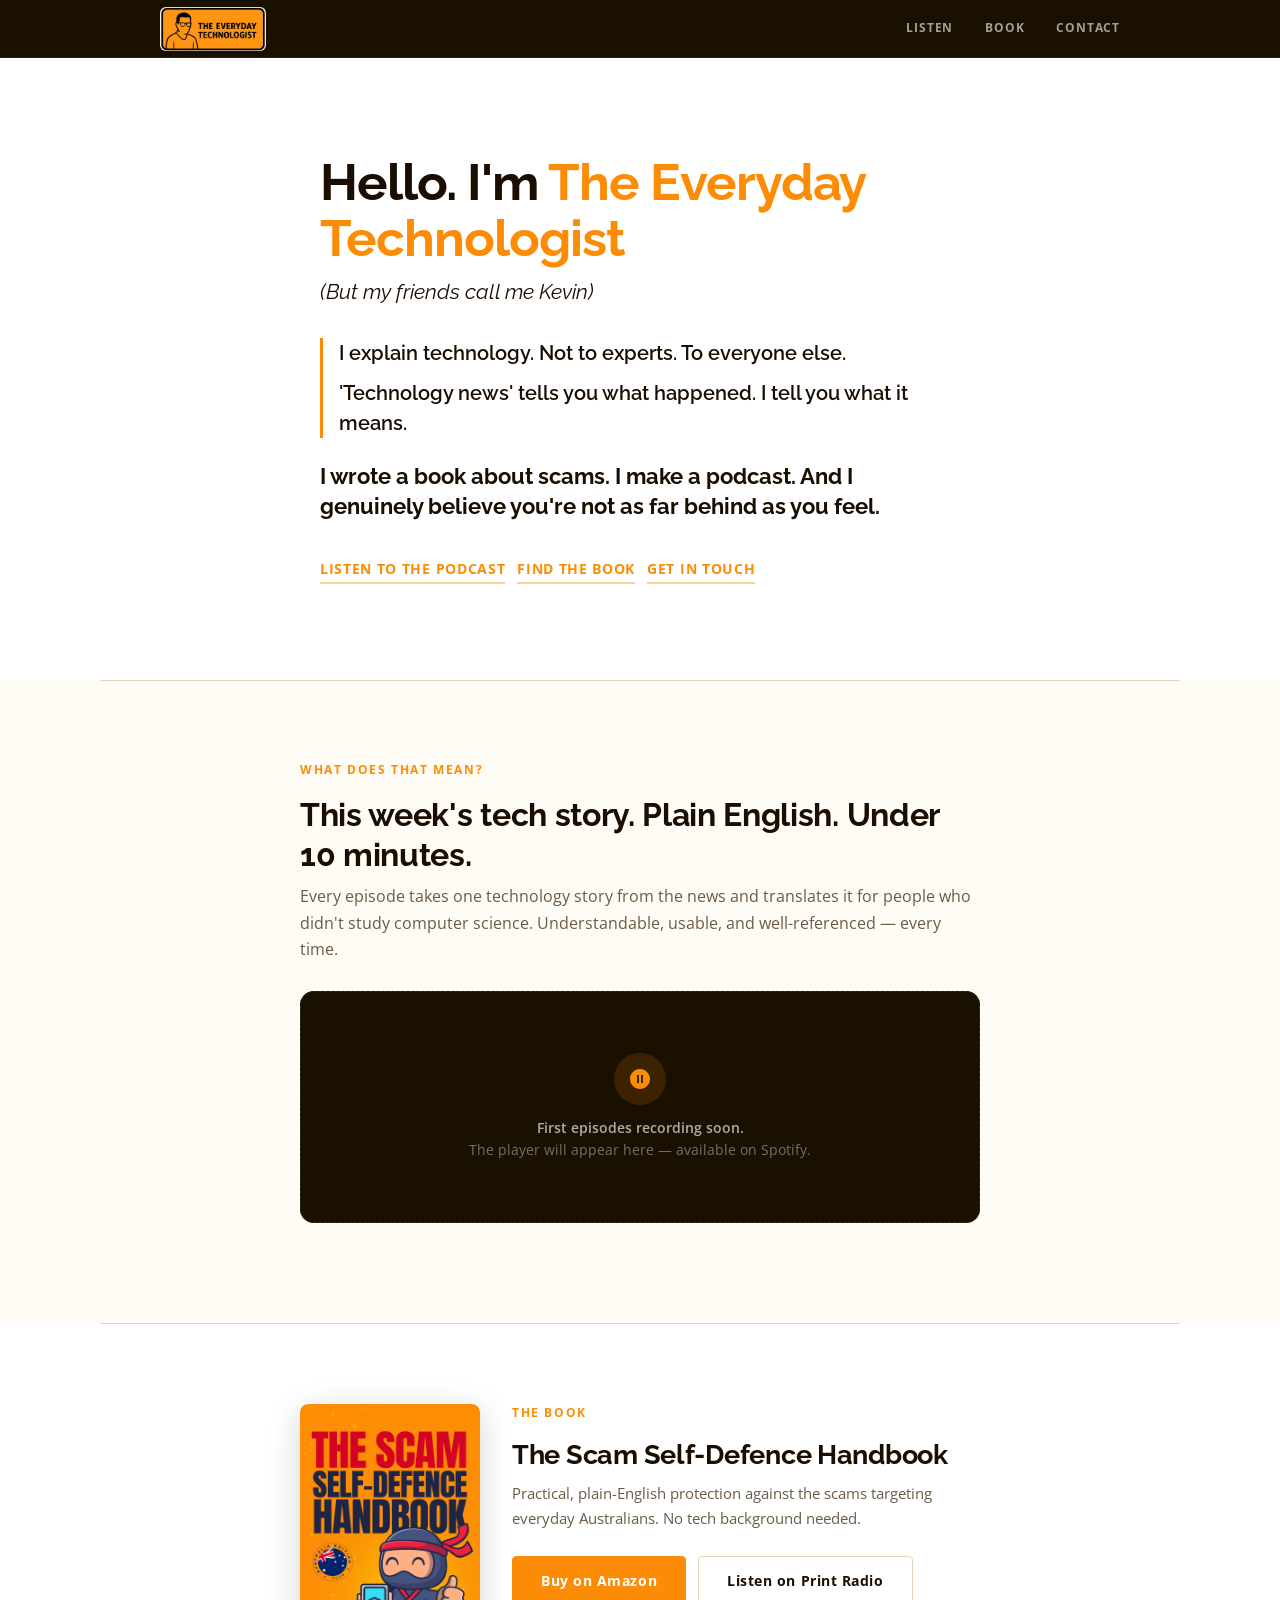
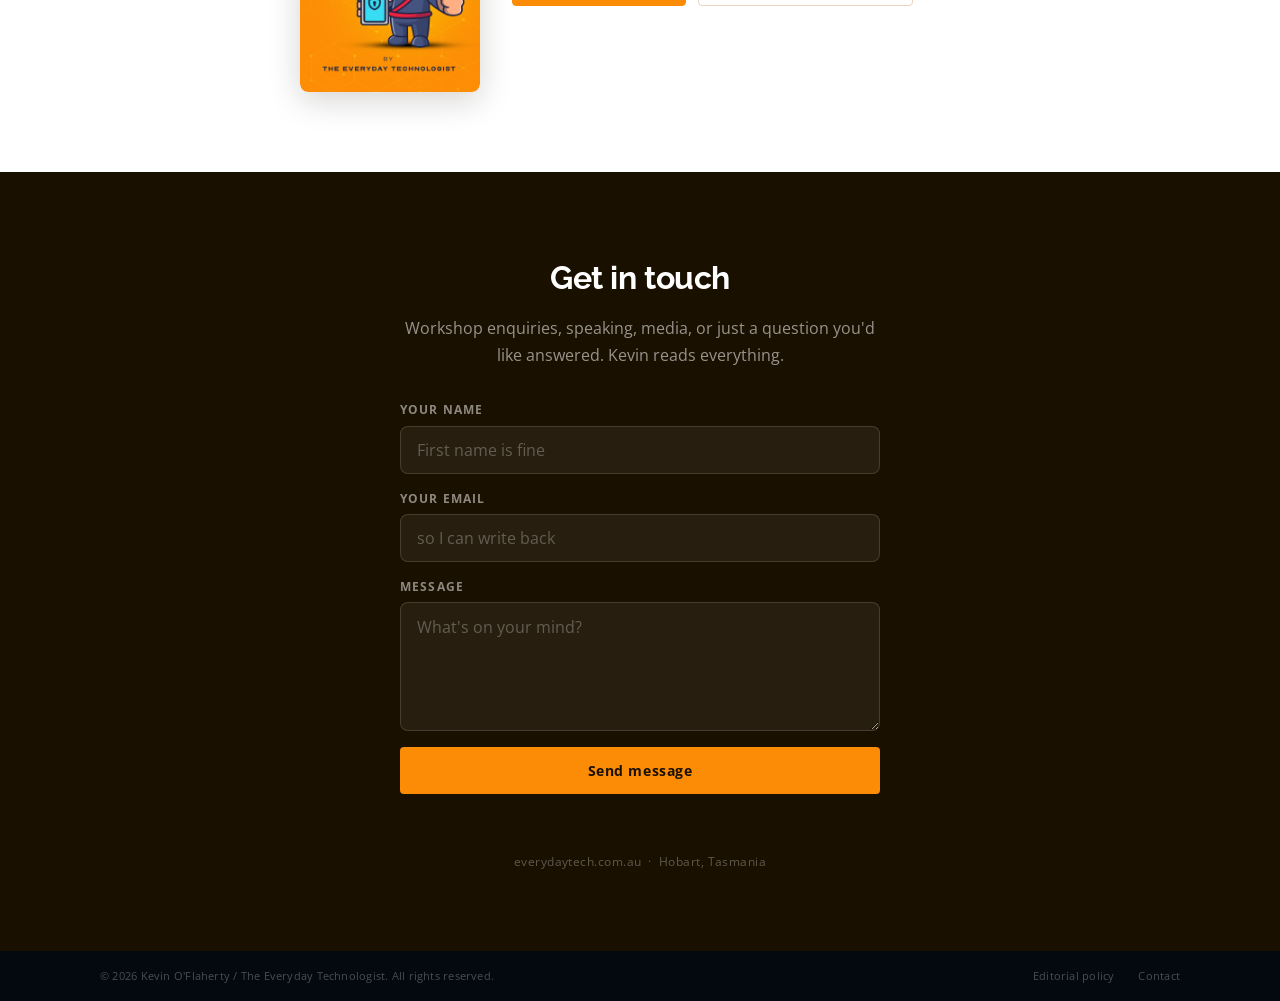
<file: index.html>
<!DOCTYPE html>
<html lang="en">
<head>
  <meta charset="UTF-8">
  <meta name="viewport" content="width=device-width, initial-scale=1.0">
  <meta name="description" content="I explain technology. Not to experts. To everyone else. Podcast, book, and plain-English tech translation from Hobart, Tasmania.">
  <title>The Everyday Technologist — Kevin</title>

  <!-- Google Analytics -->
  <script async src="https://www.googletagmanager.com/gtag/js?id=G-4B0894VM0D"></script>
  <script>
    window.dataLayer = window.dataLayer || [];
    function gtag(){dataLayer.push(arguments);}
    gtag('js', new Date());
    gtag('config', 'G-4B0894VM0D');
  </script>

  <!-- Brand fonts (matches brand.css) -->
  <link rel="preconnect" href="https://fonts.googleapis.com">
  <link rel="preconnect" href="https://fonts.gstatic.com" crossorigin>
  <link href="https://fonts.googleapis.com/css2?family=Fira+Sans:wght@400;600;700&family=Raleway:ital,wght@0,400;0,700;1,400&family=Open+Sans:wght@300;400;600;700&display=swap" rel="stylesheet">

  <style>
    /* ── TOKENS ── */
    :root {
      --orange:        #fc8c06;
      --orange-dark:   #b86200;
      --orange-mid:    #fd9f2f;
      --orange-light:  #FFF5E6;
      --orange-border: #fcd59a;
      --deep:          #1A1000;
      --deep-subtle:   #241800;
      --text:          #1A0E00;
      --text-muted:    #6B5B45;
      --text-light:    #A08060;
      --surface:       #FFFBF5;
      --border:        #E8D5BE;
      --white:         #FFFFFF;

      --font-brand:   'Fira Sans', 'Open Sans', Arial, sans-serif;
      --font-display: 'Raleway', 'Open Sans', Arial, sans-serif;
      --font-body:    'Open Sans', Arial, sans-serif;

      --radius-sm:  4px;
      --radius-md:  8px;
      --radius-lg:  14px;
      --radius-pill: 999px;

      --ease: cubic-bezier(0.22, 1, 0.36, 1);
      --dur:  220ms;
    }

    *, *::before, *::after { box-sizing: border-box; margin: 0; padding: 0; }
    html { scroll-behavior: smooth; -webkit-text-size-adjust: 100%; }

    body {
      font-family: var(--font-body);
      font-size: 1rem;
      color: var(--text);
      background: var(--white);
      line-height: 1.6;
      overflow-x: hidden;
      -webkit-font-smoothing: antialiased;
    }

    img, svg { display: block; max-width: 100%; }
    a { color: inherit; text-decoration: none; }
    button { font-family: inherit; cursor: pointer; border: none; background: none; }

    /* ── NAV ── */
    .nav {
      position: sticky;
      top: 0;
      z-index: 200;
      height: 58px;
      background: var(--deep);
      border-bottom: 1px solid rgba(255,255,255,0.06);
      display: flex;
      align-items: center;
    }

    .nav__inner {
      display: flex;
      align-items: center;
      justify-content: space-between;
      width: 100%;
      max-width: 1080px;
      margin-inline: auto;
      padding-inline: clamp(20px, 5%, 60px);
    }

    .nav__logo {
      height: 44px;
      width: auto;
      border-radius: 6px;
    }

    .nav__links {
      display: flex;
      align-items: center;
      gap: 32px;
    }

    .nav__link {
      font-family: var(--font-body);
      font-size: 11.5px;
      font-weight: 700;
      letter-spacing: 0.07em;
      text-transform: uppercase;
      color: rgba(255,255,255,0.6);
      transition: color var(--dur) var(--ease);
    }

    .nav__link:hover { color: var(--white); }

    /* ── HERO / ABOUT ── */
    .hero {
      background: var(--white);
      padding: clamp(48px, 8vw, 96px) clamp(20px, 5%, 60px);
    }

    .hero__inner {
      max-width: 640px;
      margin-inline: auto;
    }

    .hero__name {
      font-family: var(--font-display);
      font-size: clamp(2rem, 6vw, 3.2rem);
      font-weight: 700;
      color: var(--text);
      letter-spacing: -0.02em;
      line-height: 1.1;
      margin-bottom: 0;
    }

    .hero__name span {
      color: var(--orange);
    }

    .hero__friendly {
      font-family: var(--font-display);
      font-style: italic;
      font-weight: 400;
      font-size: clamp(1.05rem, 2.5vw, 1.3rem);
      color: var(--text);
      line-height: 1.4;
      margin-top: 10px;
      margin-bottom: 32px;
    }

    .hero__manifesto {
      border-left: 3px solid var(--orange);
      padding-left: 16px;
      margin: 24px 0;
      border-radius: 0;
    }

    .hero__manifesto p {
      font-family: var(--font-display);
      font-size: clamp(1.05rem, 2.4vw, 1.25rem);
      font-weight: 600;
      color: var(--text);
      line-height: 1.5;
      margin-bottom: 10px;
    }

    .hero__manifesto p:last-child { margin-bottom: 0; }

    .hero__body p {
      font-family: var(--font-body);
      font-size: clamp(1rem, 2.2vw, 1.175rem);
      color: var(--text-muted);
      line-height: 1.75;
      margin-bottom: 16px;
    }

    .hero__body p:nth-child(1),
    .hero__body p:nth-child(2) {
      font-family: var(--font-display);
      font-size: clamp(1.1rem, 2.5vw, 1.35rem);
      font-weight: 700;
      color: var(--text);
      line-height: 1.4;
      margin-bottom: 12px;
    }

    .hero__body p:nth-child(3) {
      margin-top: 24px;
    }

    .hero__nav {
      display: flex;
      flex-wrap: wrap;
      gap: 12px;
      margin-top: 36px;
    }

    .hero__nav a {
      font-family: var(--font-body);
      font-size: 0.85rem;
      font-weight: 700;
      letter-spacing: 0.05em;
      text-transform: uppercase;
      color: var(--orange);
      border-bottom: 2px solid var(--orange-border);
      padding-bottom: 2px;
      transition: border-color var(--dur) var(--ease), color var(--dur) var(--ease);
    }

    .hero__nav a:hover {
      color: var(--orange-dark);
      border-color: var(--orange-dark);
    }

    /* ── DIVIDER ── */
    .rule {
      width: 100%;
      height: 1px;
      background: var(--border);
      max-width: 1080px;
      margin-inline: auto;
    }

    /* ── LISTEN SECTION ── */
    .listen {
      background: var(--surface);
      padding: clamp(48px, 7vw, 80px) clamp(20px, 5%, 60px);
    }

    .listen__inner {
      max-width: 680px;
      margin-inline: auto;
    }

    .section-label {
      font-family: var(--font-body);
      font-size: 0.72rem;
      font-weight: 700;
      letter-spacing: 0.14em;
      text-transform: uppercase;
      color: var(--orange);
      display: block;
      margin-bottom: 16px;
    }

    .listen__heading {
      font-family: var(--font-display);
      font-size: clamp(1.4rem, 3.5vw, 2rem);
      font-weight: 700;
      color: var(--text);
      letter-spacing: -0.01em;
      line-height: 1.25;
      margin-bottom: 8px;
    }

    .listen__sub {
      font-family: var(--font-body);
      font-size: 1rem;
      color: var(--text-muted);
      line-height: 1.65;
      margin-bottom: 28px;
    }

    /* Spotify embed container */
    .player-wrap {
      width: 100%;
      border-radius: var(--radius-lg);
      overflow: hidden;
      background: var(--deep);
      margin-bottom: 20px;
    }

    /* Placeholder — remove this div when real embed goes in */
    .player-placeholder {
      height: 232px;
      display: flex;
      flex-direction: column;
      align-items: center;
      justify-content: center;
      gap: 12px;
      background: var(--deep);
      border-radius: var(--radius-lg);
      border: 1.5px dashed rgba(255,255,255,0.12);
    }

    .player-placeholder__icon {
      width: 52px;
      height: 52px;
      background: rgba(252,140,6,0.15);
      border-radius: 50%;
      display: flex;
      align-items: center;
      justify-content: center;
    }

    .player-placeholder__icon svg {
      width: 24px;
      height: 24px;
      fill: var(--orange);
    }

    .player-placeholder p {
      font-family: var(--font-body);
      font-size: 0.85rem;
      color: rgba(255,255,255,0.4);
      text-align: center;
      line-height: 1.6;
    }

    .player-placeholder strong {
      color: rgba(255,255,255,0.65);
      font-weight: 600;
    }

    .listen__also {
      font-family: var(--font-body);
      font-size: 0.82rem;
      color: var(--text-light);
      display: flex;
      align-items: center;
      gap: 8px;
      flex-wrap: wrap;
    }

    .listen__also a {
      color: var(--orange);
      font-weight: 600;
      border-bottom: 1px solid var(--orange-border);
      padding-bottom: 1px;
      transition: border-color var(--dur) var(--ease);
    }

    .listen__also a:hover {
      border-color: var(--orange);
    }

    /* ── BOOK SECTION ── */
    .book {
      background: var(--white);
      padding: clamp(48px, 7vw, 80px) clamp(20px, 5%, 60px);
    }

    .book__inner {
      max-width: 680px;
      margin-inline: auto;
      display: flex;
      gap: 32px;
      align-items: flex-start;
    }

    .book__cover {
      flex-shrink: 0;
      width: clamp(120px, 25vw, 180px);
      border-radius: var(--radius-md);
      box-shadow: 0 8px 32px rgba(26,14,0,0.18);
      overflow: hidden;
    }

    .book__cover img {
      width: 100%;
      height: auto;
      display: block;
      border-radius: var(--radius-md);
    }

    /* Cover placeholder text */
    .book__cover-placeholder {
      width: 100%;
      height: 100%;
      background: linear-gradient(160deg, var(--deep) 0%, var(--deep-subtle) 100%);
      border-radius: var(--radius-md);
      display: flex;
      flex-direction: column;
      align-items: center;
      justify-content: center;
      padding: 16px 12px;
      text-align: center;
      gap: 8px;
    }

    .book__cover-placeholder span:first-child {
      font-family: var(--font-display);
      font-size: 0.85rem;
      font-weight: 700;
      color: var(--orange);
      line-height: 1.3;
    }

    .book__cover-placeholder span:last-child {
      font-family: var(--font-body);
      font-size: 0.65rem;
      font-weight: 600;
      letter-spacing: 0.1em;
      text-transform: uppercase;
      color: rgba(255,255,255,0.5);
    }

    .book__content {
      flex: 1;
    }

    .book__title {
      font-family: var(--font-display);
      font-size: clamp(1.25rem, 3vw, 1.7rem);
      font-weight: 700;
      color: var(--text);
      letter-spacing: -0.01em;
      line-height: 1.2;
      margin-bottom: 10px;
    }

    .book__desc {
      font-family: var(--font-body);
      font-size: 0.95rem;
      color: var(--text-muted);
      line-height: 1.7;
      margin-bottom: 24px;
    }

    /* ── BUTTONS ── */
    .book__btns {
      display: flex;
      flex-wrap: wrap;
      gap: 12px;
      align-items: center;
    }

    .btn {
      display: inline-flex;
      align-items: center;
      gap: 8px;
      font-family: var(--font-body);
      font-size: 0.85rem;
      font-weight: 700;
      letter-spacing: 0.04em;
      text-decoration: none;
      padding: 13px 28px;
      border-radius: var(--radius-sm);
      border: 1.5px solid transparent;
      cursor: pointer;
      transition:
        background var(--dur) var(--ease),
        border-color var(--dur) var(--ease),
        transform var(--dur) var(--ease),
        box-shadow var(--dur) var(--ease);
    }

    .btn:hover { transform: translateY(-1px); }

    .btn--primary {
      background: var(--orange);
      color: var(--white);
      border-color: var(--orange);
    }

    .btn--primary:hover {
      background: var(--orange-dark);
      border-color: var(--orange-dark);
      box-shadow: 0 4px 16px rgba(184,98,0,0.28);
    }

    .btn--ghost-dark {
      background: transparent;
      color: var(--text);
      border-color: var(--border);
    }

    .btn--ghost-dark:hover {
      border-color: var(--orange);
      color: var(--orange);
    }

    /* ── CONTACT SECTION ── */
    .contact {
      background: var(--deep);
      padding: clamp(48px, 7vw, 80px) clamp(20px, 5%, 60px);
      text-align: center;
    }

    .contact__inner {
      max-width: 520px;
      margin-inline: auto;
    }

    .contact h2 {
      font-family: var(--font-display);
      font-size: clamp(1.4rem, 3.5vw, 2rem);
      font-weight: 700;
      color: var(--white);
      letter-spacing: -0.015em;
      margin-bottom: 12px;
    }

    .contact__sub {
      font-family: var(--font-body);
      font-size: 1rem;
      color: rgba(255,255,255,0.55);
      line-height: 1.7;
      margin-bottom: 32px;
    }

    .contact__email {
      display: inline-block;
      font-family: var(--font-body);
      font-size: 1.05rem;
      font-weight: 700;
      color: var(--white);
      padding: 16px 36px;
      border-radius: var(--radius-md);
      border: 1.5px solid rgba(255,255,255,0.18);
      background: rgba(255,255,255,0.05);
      transition:
        background var(--dur) var(--ease),
        border-color var(--dur) var(--ease);
    }

    .contact__email:hover {
      background: var(--orange);
      border-color: var(--orange);
    }

    .contact__note {
      margin-top: 16px;
      font-size: 0.72rem;
      color: rgba(255,255,255,0.3);
      letter-spacing: 0.04em;
    }

    /* ── FOOTER ── */
    .footer {
      background: #04090F;
      padding: 16px clamp(20px, 5%, 60px);
    }

    .footer__inner {
      display: flex;
      align-items: center;
      justify-content: space-between;
      flex-wrap: wrap;
      gap: 8px;
      max-width: 1080px;
      margin-inline: auto;
    }

    .footer p,
    .footer a {
      font-family: var(--font-body);
      font-size: 11px;
      color: rgba(255,255,255,0.28);
      letter-spacing: 0.02em;
    }

    .footer a:hover { color: rgba(255,255,255,0.55); }

    .footer__links {
      display: flex;
      gap: 24px;
    }

    /* ── RESPONSIVE ── */
    @media (max-width: 768px) {
      .nav__links { display: none; }

      .book__inner {
        flex-direction: column;
        align-items: center;
        text-align: center;
      }

      .book__cover {
        width: clamp(120px, 45vw, 160px);
      }

      .book__content {
        display: flex;
        flex-direction: column;
        align-items: center;
      }

      .book__btns { flex-direction: column; align-items: center; width: 100%; }
      .footer__inner { flex-direction: column; text-align: center; }
      .footer__links { justify-content: center; }
    }

    @media (max-width: 480px) {
      .hero__nav { flex-direction: column; gap: 8px; }
      .btn { width: 100%; justify-content: center; }
    }

    /* ── CONTACT FORM ── */
    .contact__inner {
      max-width: 480px;
      margin-inline: auto;
    }

    .contact__form {
      margin-top: 8px;
      margin-bottom: 24px;
      display: flex;
      flex-direction: column;
      gap: 16px;
      text-align: left;
    }

    .form-field {
      display: flex;
      flex-direction: column;
      gap: 6px;
    }

    .form-label {
      font-family: var(--font-body);
      font-size: 0.72rem;
      font-weight: 700;
      letter-spacing: 0.1em;
      text-transform: uppercase;
      color: rgba(255,255,255,0.5);
    }

    .form-input {
      font-family: var(--font-body);
      font-size: 1rem;
      color: var(--white);
      background: rgba(255,255,255,0.06);
      border: 1px solid rgba(255,255,255,0.14);
      border-radius: var(--radius-md);
      padding: 12px 16px;
      width: 100%;
      transition: border-color var(--dur) var(--ease), background var(--dur) var(--ease);
      outline: none;
    }

    .form-input::placeholder {
      color: rgba(255,255,255,0.28);
    }

    .form-input:focus {
      border-color: var(--orange);
      background: rgba(252,140,6,0.06);
    }

    .form-textarea {
      resize: vertical;
      min-height: 110px;
      line-height: 1.6;
    }

    .form-submit {
      font-family: var(--font-body);
      font-size: 0.9rem;
      font-weight: 700;
      letter-spacing: 0.04em;
      color: var(--deep);
      background: var(--orange);
      border: none;
      border-radius: var(--radius-sm);
      padding: 14px 32px;
      cursor: pointer;
      width: 100%;
      transition: background var(--dur) var(--ease), transform var(--dur) var(--ease);
    }

    .form-submit:hover {
      background: var(--orange-dark);
      transform: translateY(-1px);
    }

    .form-submit:disabled {
      opacity: 0.55;
      cursor: not-allowed;
      transform: none;
    }

    .form-status {
      font-family: var(--font-body);
      font-size: 0.85rem;
      text-align: center;
      min-height: 1.4em;
      color: rgba(255,255,255,0.55);
    }

    .form-status.success { color: #7ecfa0; }
    .form-status.error   { color: #f09595; }
  </style>
</head>

<body>

  <!-- ── NAV ── -->
  <nav class="nav" aria-label="Main navigation">
    <div class="nav__inner">
      <a href="/" aria-label="Everyday Technologist home">
        <!--
          LOGO NOTE:
          Dark nav background → use the black & white logo.
          On white sections → use the orange logo.
          Update src path to match your repo structure.
          Recommended: store logos as SVG for sharpness at all sizes.
        -->
        <img
          class="nav__logo"
          src="Assets/Images/logo-orange.jpg"
          alt="The Everyday Technologist"
          width="200"
          height="44"
        >
      </a>
      <div class="nav__links" aria-label="Site sections">
        <a href="#listen" class="nav__link">Listen</a>
        <a href="#book" class="nav__link">Book</a>
        <a href="#contact" class="nav__link">Contact</a>
      </div>
    </div>
  </nav>


  <!-- ── HERO / ABOUT ── -->
  <section class="hero" aria-labelledby="hero-heading">
    <div class="hero__inner">

      <h1 class="hero__name" id="hero-heading">
        Hello. I'm <span>The Everyday Technologist</span>
      </h1>
      <p class="hero__friendly">(But my friends call me Kevin)</p>

      <div class="hero__manifesto">
        <p>I explain technology. Not to experts. To everyone else.</p>
        <p>'Technology news' tells you what happened. I tell you what it means.</p>
      </div>

      <div class="hero__body">
        <p>I wrote a book about scams. I make a podcast. And I genuinely believe you're not as far behind as you feel.</p>
      </div>

      <nav class="hero__nav" aria-label="Quick links">
        <a href="#listen">Listen to the podcast</a>
        <a href="#book">Find the book</a>
        <a href="#contact">Get in touch</a>
      </nav>

    </div>
  </section>

  <div class="rule" role="separator"></div>


  <!-- ── LISTEN ── -->
  <section class="listen" id="listen" aria-labelledby="listen-heading">
    <div class="listen__inner">

      <span class="section-label">What Does That Mean?</span>

      <h2 class="listen__heading" id="listen-heading">
        This week's tech story. Plain English. Under 10 minutes.
      </h2>

      <p class="listen__sub">
        Every episode takes one technology story from the news and translates it for people who didn't study computer science. Understandable, usable, and well-referenced — every time.
      </p>

      <!--
        ══════════════════════════════════════════════
        SPOTIFY EMBED — replace the placeholder below
        with your actual Spotify embed code once live.

        Spotify embed code looks like:
        <iframe
          style="border-radius:12px"
          src="https://open.spotify.com/embed/show/YOUR_SHOW_ID?utm_source=generator"
          width="100%"
          height="232"
          frameBorder="0"
          allowfullscreen=""
          allow="autoplay; clipboard-write; encrypted-media; fullscreen; picture-in-picture"
          loading="lazy">
        </iframe>

        Remove the entire .player-placeholder div below
        and paste the iframe in its place.
        ══════════════════════════════════════════════
      -->

      <div class="player-wrap">
        <div class="player-placeholder" role="img" aria-label="Podcast player — coming soon">
          <div class="player-placeholder__icon" aria-hidden="true">
            <svg viewBox="0 0 24 24" xmlns="http://www.w3.org/2000/svg">
              <path d="M12 2C6.48 2 2 6.48 2 12s4.48 10 10 10 10-4.48 10-10S17.52 2 12 2zm-1 14H9V8h2v8zm4 0h-2V8h2v8z"/>
            </svg>
          </div>
          <p>
            <strong>First episodes recording soon.</strong><br>
            The player will appear here — available on Spotify.
          </p>
        </div>
      </div>

      <!--
        PRINT RADIO LINK — activate once your arrangement is confirmed.
        Remove the HTML comment tags around this block.

      <p class="listen__also">
        <span>Also available on</span>
        <a href="https://www.printradiotas.org.au" target="_blank" rel="noopener">Print Radio Tasmania</a>
      </p>
      -->

    </div>
  </section>

  <div class="rule" role="separator"></div>


  <!-- ── BOOK ── -->
  <section class="book" id="book" aria-labelledby="book-heading">
    <div class="book__inner">

      <div class="book__cover" aria-hidden="true">
        <img
          src="Assets/Images/ebook-cover.jpg"
          alt="The Scam Self-Defence Handbook — by The Everyday Technologist"
          loading="lazy"
        >
      </div>

      <div class="book__content">
        <span class="section-label">The Book</span>
        <h2 class="book__title" id="book-heading">The Scam Self-Defence Handbook</h2>
        <p class="book__desc">
          Practical, plain-English protection against the scams targeting everyday Australians. No tech background needed.
        </p>
        <div class="book__btns">
          <a
            href="https://www.amazon.com.au/dp/1764491548"
            class="btn btn--primary"
            target="_blank"
            rel="noopener"
            aria-label="Buy The Scam Self-Defence Handbook on Amazon"
          >
            Buy on Amazon
          </a>
          <!--
            PRINT RADIO LINK — update href to the specific book page
            on Print Radio Tasmania once confirmed after your meeting.
          -->
          <a
            href="https://www.printradiotas.org.au"
            class="btn btn--ghost-dark"
            target="_blank"
            rel="noopener"
            aria-label="Listen to The Scam Self-Defence Handbook on Print Radio Tasmania"
          >
            Listen on Print Radio
          </a>
        </div>
      </div>

    </div>
  </section>


  <!-- ── CONTACT ── -->
  <section class="contact" id="contact" aria-labelledby="contact-heading">
    <div class="contact__inner">
      <h2 id="contact-heading">Get in touch</h2>
      <p class="contact__sub">
        Workshop enquiries, speaking, media, or just a question you'd like answered. Kevin reads everything.
      </p>

      <form
        class="contact__form"
        action="https://formspree.io/f/mdajlzra"
        method="POST"
        novalidate
        id="contact-form"
      >
        <div class="form-field">
          <label class="form-label" for="name">Your name</label>
          <input
            class="form-input"
            type="text"
            id="name"
            name="name"
            placeholder="First name is fine"
            required
            autocomplete="name"
          >
        </div>

        <div class="form-field">
          <label class="form-label" for="email">Your email</label>
          <input
            class="form-input"
            type="email"
            id="email"
            name="email"
            placeholder="so I can write back"
            required
            autocomplete="email"
          >
        </div>

        <div class="form-field">
          <label class="form-label" for="message">Message</label>
          <textarea
            class="form-input form-textarea"
            id="message"
            name="message"
            placeholder="What's on your mind?"
            required
            rows="4"
          ></textarea>
        </div>

        <!-- Honeypot — keeps spam bots out, invisible to humans -->
        <input type="text" name="_gotcha" style="display:none" tabindex="-1" autocomplete="off">

        <button type="submit" class="form-submit" id="form-btn">
          Send message
        </button>

        <p class="form-status" id="form-status" aria-live="polite"></p>
      </form>

      <p class="contact__note">everydaytech.com.au &nbsp;&middot;&nbsp; Hobart, Tasmania</p>
    </div>
  </section>


  <!-- ── FOOTER ── -->
  <footer class="footer">
    <div class="footer__inner">
      <p>&copy; 2026 Kevin O'Flaherty / The Everyday Technologist. All rights reserved.</p>
      <nav class="footer__links" aria-label="Footer links">
        <a href="/editorial-policy">Editorial policy</a>
        <a href="mailto:info@everydaytech.com.au">Contact</a>
      </nav>
    </div>
  </footer>

  <script>
    const form    = document.getElementById('contact-form');
    const btn     = document.getElementById('form-btn');
    const status  = document.getElementById('form-status');

    form.addEventListener('submit', async function(e) {
      e.preventDefault();
      btn.disabled = true;
      btn.textContent = 'Sending...';
      status.textContent = '';
      status.className = 'form-status';

      try {
        const res = await fetch(form.action, {
          method: 'POST',
          body: new FormData(form),
          headers: { 'Accept': 'application/json' }
        });

        if (res.ok) {
          form.reset();
          btn.textContent = 'Sent';
          status.textContent = 'Thanks — I\'ll be in touch.';
          status.className = 'form-status success';
        } else {
          throw new Error('server error');
        }
      } catch {
        btn.disabled = false;
        btn.textContent = 'Send message';
        status.textContent = 'Something went wrong. Try emailing info@everydaytech.com.au directly.';
        status.className = 'form-status error';
      }
    });
  </script>

</body>
</html>
</file>
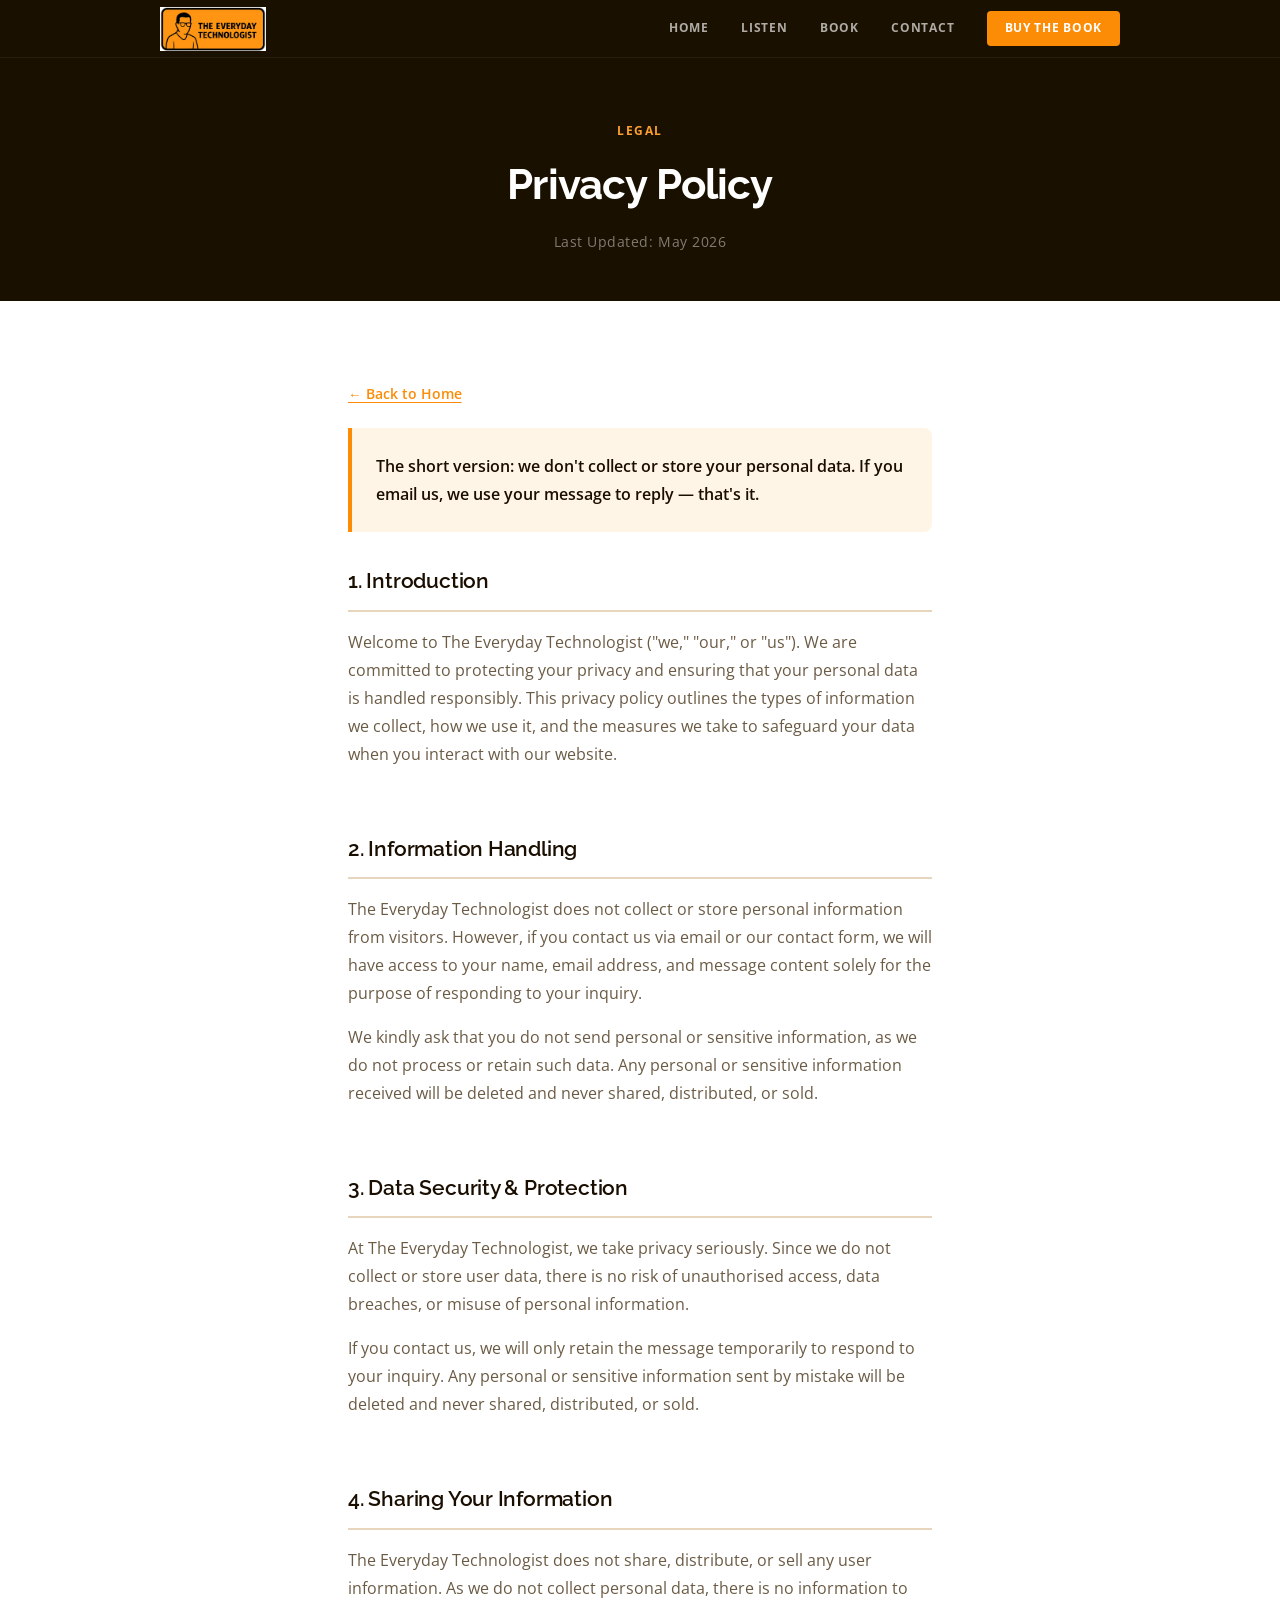
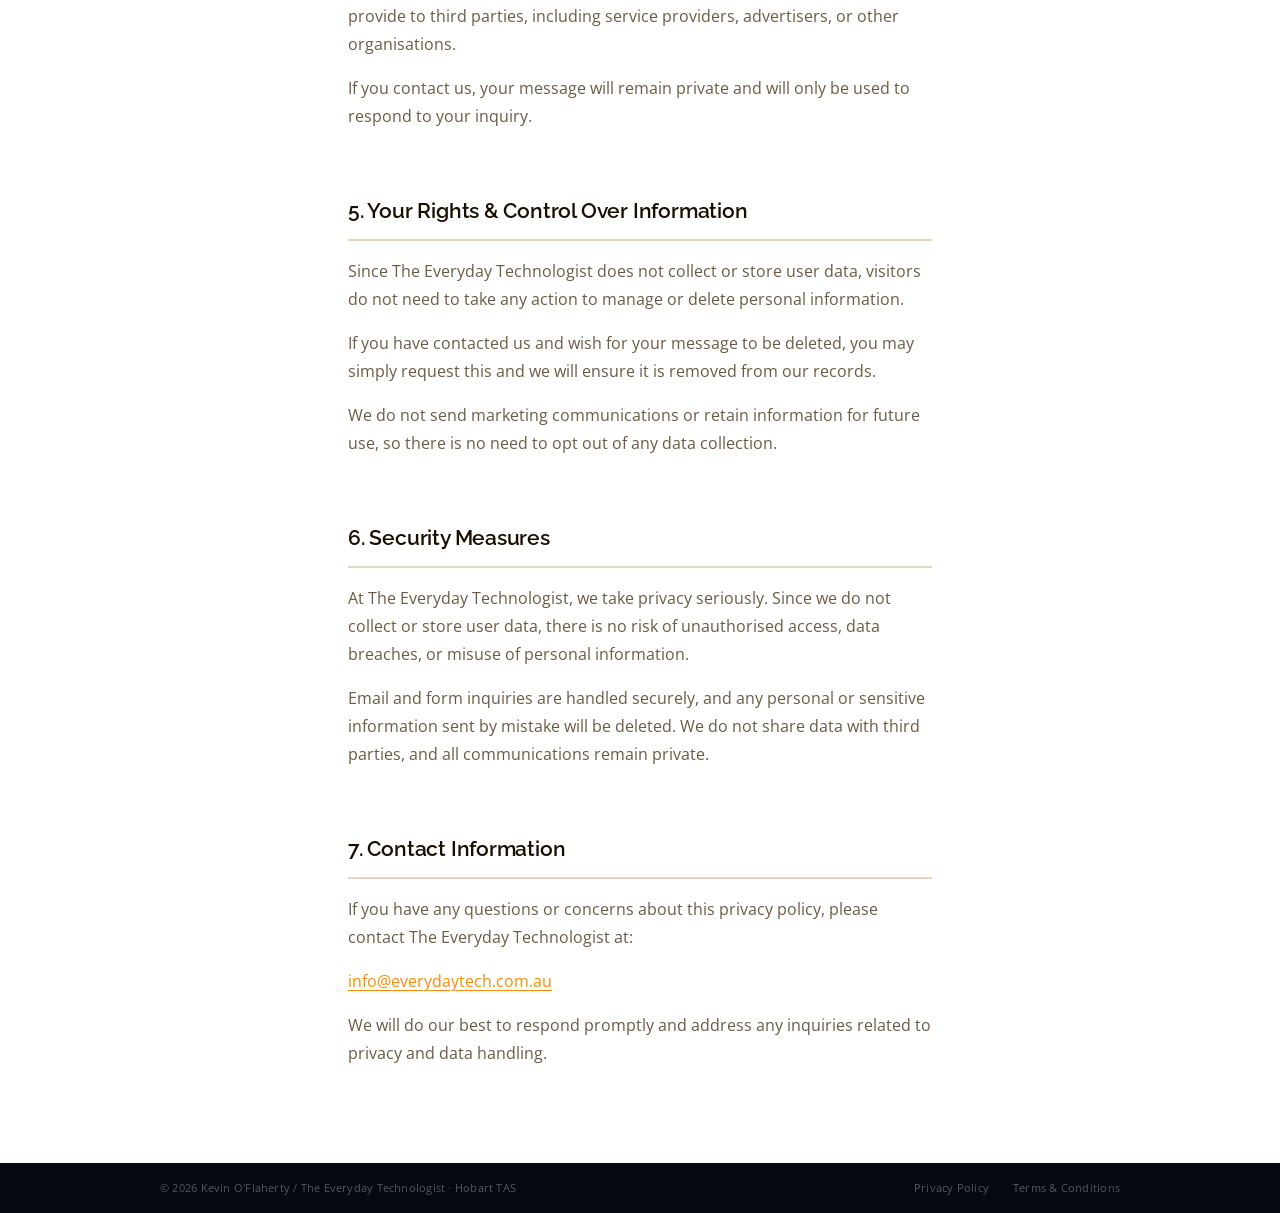
<file: privacy-policy.html>
<!DOCTYPE html>
<html lang="en-AU">
<head>
  <meta charset="UTF-8" />
  <meta name="viewport" content="width=device-width, initial-scale=1.0" />
  <title>Privacy Policy — The Everyday Technologist</title>
  <meta name="description" content="Privacy Policy for The Everyday Technologist — how we handle your information." />
  <!-- Google Analytics -->
  <script async src="https://www.googletagmanager.com/gtag/js?id=G-4B0894VM0D"></script>
  <script>
    window.dataLayer = window.dataLayer || [];
    function gtag(){dataLayer.push(arguments);}
    gtag('js', new Date());
    gtag('config', 'G-4B0894VM0D');
  </script>

  <link rel="stylesheet" href="brand.css" />
  <style>
    .page-header {
      background: var(--et-deep-bg);
      padding: var(--et-space-8) 0 var(--et-space-7);
      text-align: center;
    }
    .page-header h1 {
      font-family: var(--et-font-display);
      font-size: clamp(var(--et-text-2xl), 4vw, var(--et-text-4xl));
      font-weight: 700;
      color: #fff;
      letter-spacing: -0.02em;
      margin-bottom: var(--et-space-3);
    }
    .page-header .updated {
      font-size: var(--et-text-sm);
      color: rgba(255,255,255,0.45);
      letter-spacing: 0.04em;
    }
    .prose-body {
      max-width: var(--et-max-prose);
      margin: 0 auto;
      padding: var(--et-space-9) clamp(1.5rem, 5vw, 3rem);
    }
    .prose-body h2 {
      font-family: var(--et-font-display);
      font-size: var(--et-text-xl);
      font-weight: 600;
      color: var(--et-color-text);
      margin-top: var(--et-space-8);
      margin-bottom: var(--et-space-4);
      padding-bottom: var(--et-space-3);
      border-bottom: 2px solid var(--et-color-border);
      letter-spacing: -0.01em;
    }
    .prose-body h2:first-of-type { margin-top: 0; }
    .prose-body p {
      font-size: var(--et-text-base);
      color: var(--et-color-text-muted);
      line-height: 1.75;
      margin-bottom: var(--et-space-4);
    }
    .prose-body a {
      color: var(--et-brand-primary);
      text-decoration: underline;
      text-underline-offset: 3px;
    }
    .prose-body a:hover { color: var(--et-brand-dark); }
    .privacy-highlight {
      background: var(--et-brand-light);
      border-left: 4px solid var(--et-brand-primary);
      border-radius: 0 var(--et-radius-md) var(--et-radius-md) 0;
      padding: var(--et-space-5);
      margin-bottom: var(--et-space-6);
    }
    .privacy-highlight p {
      margin-bottom: 0;
      font-weight: 600;
      color: var(--et-color-text);
    }
    .back-link {
      display: inline-flex;
      align-items: center;
      gap: var(--et-space-2);
      font-size: var(--et-text-sm);
      font-weight: 600;
      color: var(--et-brand-mid);
      text-decoration: none;
      margin-bottom: var(--et-space-5);
      transition: color var(--et-duration) var(--et-ease);
    }
    .back-link:hover { color: var(--et-brand-primary); }
  </style>
</head>
<body class="et-theme-people">

  <nav class="et-nav">
    <div class="et-nav__inner">
      <a href="/" aria-label="Everyday Technologist home">
        <img src="Assets/Images/logo-orange.jpg" alt="The Everyday Technologist" style="height:44px;width:auto;">
      </a>
      <div class="et-nav__links">
        <a href="/" class="et-nav__link">Home</a>
        <a href="/#listen" class="et-nav__link">Listen</a>
        <a href="/#book" class="et-nav__link">Book</a>
        <a href="/#contact" class="et-nav__link">Contact</a>
        <a href="https://www.amazon.com.au/dp/1764491548" target="_blank" rel="noopener" class="et-nav__cta">Buy the Book</a>
      </div>
    </div>
  </nav>

  <header class="page-header">
    <div class="et-container">
      <span class="et-eyebrow" style="color:var(--et-brand-mid)">Legal</span>
      <h1>Privacy Policy</h1>
      <p class="updated">Last Updated: May 2026</p>
    </div>
  </header>

  <main class="prose-body">
    <a href="/" class="back-link">← Back to Home</a>

    <div class="privacy-highlight">
      <p>The short version: we don't collect or store your personal data. If you email us, we use your message to reply — that's it.</p>
    </div>

    <h2>1. Introduction</h2>
    <p>Welcome to The Everyday Technologist ("we," "our," or "us"). We are committed to protecting your privacy and ensuring that your personal data is handled responsibly. This privacy policy outlines the types of information we collect, how we use it, and the measures we take to safeguard your data when you interact with our website.</p>

    <h2>2. Information Handling</h2>
    <p>The Everyday Technologist does not collect or store personal information from visitors. However, if you contact us via email or our contact form, we will have access to your name, email address, and message content solely for the purpose of responding to your inquiry.</p>
    <p>We kindly ask that you do not send personal or sensitive information, as we do not process or retain such data. Any personal or sensitive information received will be deleted and never shared, distributed, or sold.</p>

    <h2>3. Data Security &amp; Protection</h2>
    <p>At The Everyday Technologist, we take privacy seriously. Since we do not collect or store user data, there is no risk of unauthorised access, data breaches, or misuse of personal information.</p>
    <p>If you contact us, we will only retain the message temporarily to respond to your inquiry. Any personal or sensitive information sent by mistake will be deleted and never shared, distributed, or sold.</p>

    <h2>4. Sharing Your Information</h2>
    <p>The Everyday Technologist does not share, distribute, or sell any user information. As we do not collect personal data, there is no information to provide to third parties, including service providers, advertisers, or other organisations.</p>
    <p>If you contact us, your message will remain private and will only be used to respond to your inquiry.</p>

    <h2>5. Your Rights &amp; Control Over Information</h2>
    <p>Since The Everyday Technologist does not collect or store user data, visitors do not need to take any action to manage or delete personal information.</p>
    <p>If you have contacted us and wish for your message to be deleted, you may simply request this and we will ensure it is removed from our records.</p>
    <p>We do not send marketing communications or retain information for future use, so there is no need to opt out of any data collection.</p>

    <h2>6. Security Measures</h2>
    <p>At The Everyday Technologist, we take privacy seriously. Since we do not collect or store user data, there is no risk of unauthorised access, data breaches, or misuse of personal information.</p>
    <p>Email and form inquiries are handled securely, and any personal or sensitive information sent by mistake will be deleted. We do not share data with third parties, and all communications remain private.</p>

    <h2>7. Contact Information</h2>
    <p>If you have any questions or concerns about this privacy policy, please contact The Everyday Technologist at:</p>
    <p><a href="mailto:info@everydaytech.com.au">info@everydaytech.com.au</a></p>
    <p>We will do our best to respond promptly and address any inquiries related to privacy and data handling.</p>
  </main>

  <footer class="et-footer">
    <div class="et-footer__inner">
      <p>© 2026 Kevin O'Flaherty / The Everyday Technologist · Hobart TAS</p>
      <div class="et-footer__links">
        <a href="/privacy-policy.html">Privacy Policy</a>
        <a href="/terms-and-conditions.html">Terms &amp; Conditions</a>
      </div>
    </div>
  </footer>

</body>
</html>
</file>
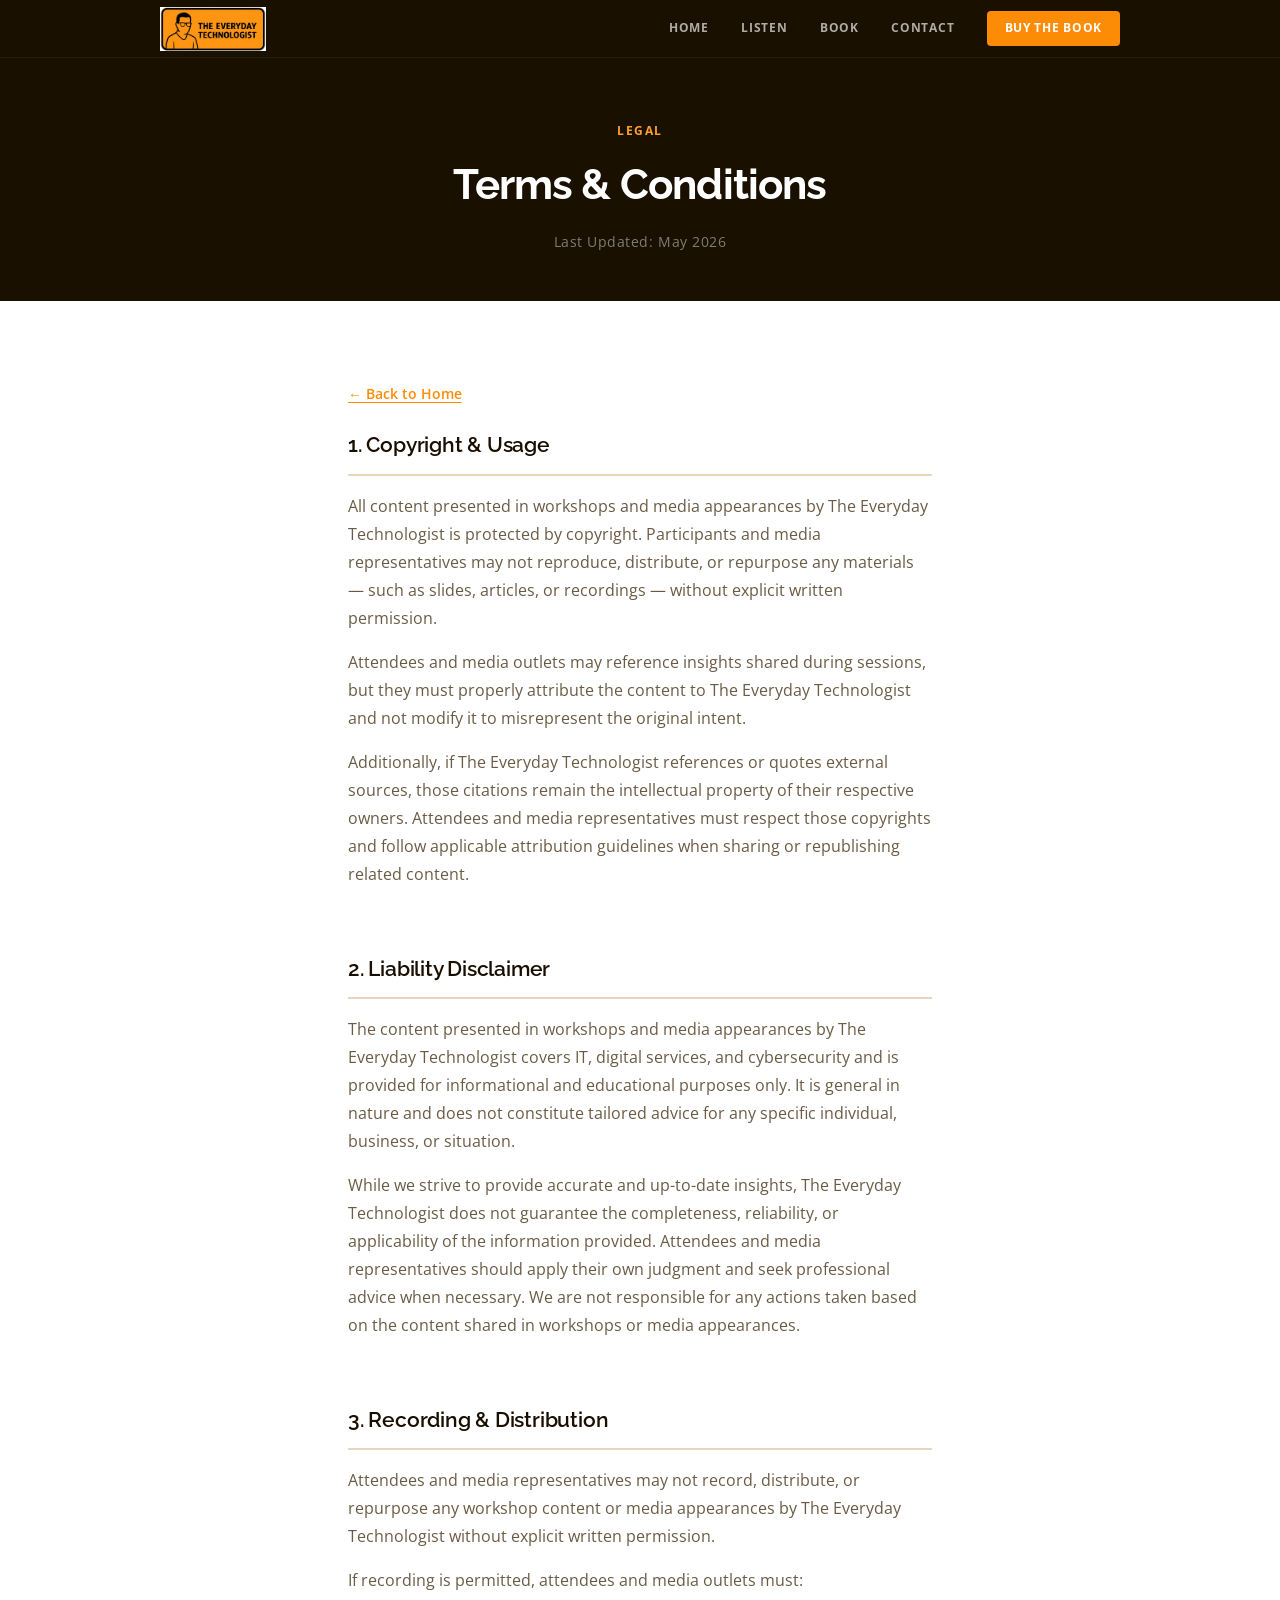
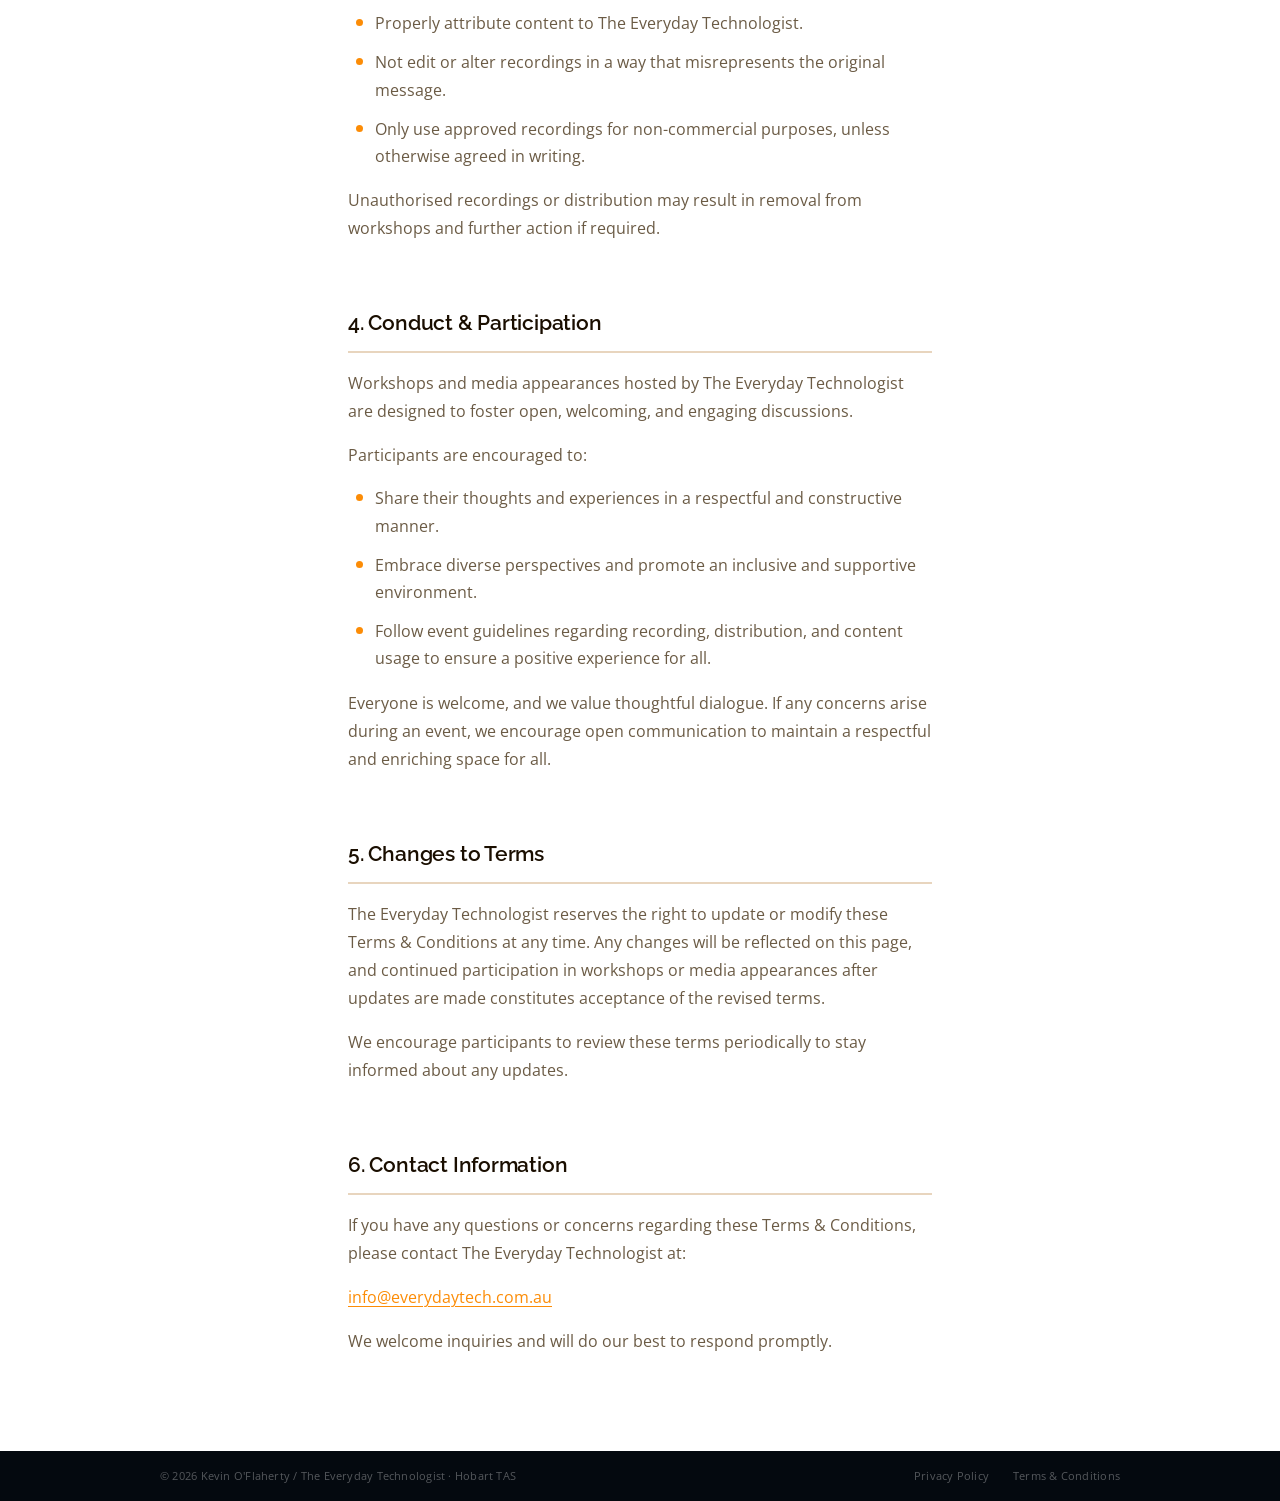
<file: terms-and-conditions.html>
<!DOCTYPE html>
<html lang="en-AU">
<head>
  <meta charset="UTF-8" />
  <meta name="viewport" content="width=device-width, initial-scale=1.0" />
  <title>Terms & Conditions — The Everyday Technologist</title>
  <meta name="description" content="Terms and Conditions for The Everyday Technologist workshops and media appearances." />
  <!-- Google Analytics -->
  <script async src="https://www.googletagmanager.com/gtag/js?id=G-4B0894VM0D"></script>
  <script>
    window.dataLayer = window.dataLayer || [];
    function gtag(){dataLayer.push(arguments);}
    gtag('js', new Date());
    gtag('config', 'G-4B0894VM0D');
  </script>

  <link rel="stylesheet" href="brand.css" />
  <style>
    .page-header {
      background: var(--et-deep-bg);
      padding: var(--et-space-8) 0 var(--et-space-7);
      text-align: center;
    }
    .page-header h1 {
      font-family: var(--et-font-display);
      font-size: clamp(var(--et-text-2xl), 4vw, var(--et-text-4xl));
      font-weight: 700;
      color: #fff;
      letter-spacing: -0.02em;
      margin-bottom: var(--et-space-3);
    }
    .page-header .updated {
      font-size: var(--et-text-sm);
      color: rgba(255,255,255,0.45);
      letter-spacing: 0.04em;
    }
    .prose-body {
      max-width: var(--et-max-prose);
      margin: 0 auto;
      padding: var(--et-space-9) clamp(1.5rem, 5vw, 3rem);
    }
    .prose-body h2 {
      font-family: var(--et-font-display);
      font-size: var(--et-text-xl);
      font-weight: 600;
      color: var(--et-color-text);
      margin-top: var(--et-space-8);
      margin-bottom: var(--et-space-4);
      padding-bottom: var(--et-space-3);
      border-bottom: 2px solid var(--et-color-border);
      letter-spacing: -0.01em;
    }
    .prose-body h2:first-of-type { margin-top: 0; }
    .prose-body p {
      font-size: var(--et-text-base);
      color: var(--et-color-text-muted);
      line-height: 1.75;
      margin-bottom: var(--et-space-4);
    }
    .prose-body ul {
      list-style: none;
      display: flex;
      flex-direction: column;
      gap: var(--et-space-3);
      margin-bottom: var(--et-space-4);
      padding-left: var(--et-space-2);
    }
    .prose-body ul li {
      display: flex;
      gap: var(--et-space-3);
      align-items: flex-start;
      font-size: var(--et-text-base);
      color: var(--et-color-text-muted);
      line-height: 1.7;
    }
    .prose-body ul li::before {
      content: '';
      display: block;
      width: 7px;
      height: 7px;
      border-radius: 50%;
      background: var(--et-brand-primary);
      flex-shrink: 0;
      margin-top: 0.55em;
    }
    .prose-body a {
      color: var(--et-brand-primary);
      text-decoration: underline;
      text-underline-offset: 3px;
    }
    .prose-body a:hover { color: var(--et-brand-dark); }
    .back-link {
      display: inline-flex;
      align-items: center;
      gap: var(--et-space-2);
      font-size: var(--et-text-sm);
      font-weight: 600;
      color: var(--et-brand-mid);
      text-decoration: none;
      margin-bottom: var(--et-space-5);
      transition: color var(--et-duration) var(--et-ease);
    }
    .back-link:hover { color: var(--et-brand-primary); }
  </style>
</head>
<body class="et-theme-people">

  <nav class="et-nav">
    <div class="et-nav__inner">
      <a href="/" aria-label="Everyday Technologist home">
        <img src="Assets/Images/logo-orange.jpg" alt="The Everyday Technologist" style="height:44px;width:auto;">
      </a>
      <div class="et-nav__links">
        <a href="/" class="et-nav__link">Home</a>
        <a href="/#listen" class="et-nav__link">Listen</a>
        <a href="/#book" class="et-nav__link">Book</a>
        <a href="/#contact" class="et-nav__link">Contact</a>
        <a href="https://www.amazon.com.au/dp/1764491548" target="_blank" rel="noopener" class="et-nav__cta">Buy the Book</a>
      </div>
    </div>
  </nav>

  <header class="page-header">
    <div class="et-container">
      <span class="et-eyebrow" style="color:var(--et-brand-mid)">Legal</span>
      <h1>Terms &amp; Conditions</h1>
      <p class="updated">Last Updated: May 2026</p>
    </div>
  </header>

  <main class="prose-body">
    <a href="/" class="back-link">← Back to Home</a>

    <h2>1. Copyright &amp; Usage</h2>
    <p>All content presented in workshops and media appearances by The Everyday Technologist is protected by copyright. Participants and media representatives may not reproduce, distribute, or repurpose any materials — such as slides, articles, or recordings — without explicit written permission.</p>
    <p>Attendees and media outlets may reference insights shared during sessions, but they must properly attribute the content to The Everyday Technologist and not modify it to misrepresent the original intent.</p>
    <p>Additionally, if The Everyday Technologist references or quotes external sources, those citations remain the intellectual property of their respective owners. Attendees and media representatives must respect those copyrights and follow applicable attribution guidelines when sharing or republishing related content.</p>

    <h2>2. Liability Disclaimer</h2>
    <p>The content presented in workshops and media appearances by The Everyday Technologist covers IT, digital services, and cybersecurity and is provided for informational and educational purposes only. It is general in nature and does not constitute tailored advice for any specific individual, business, or situation.</p>
    <p>While we strive to provide accurate and up-to-date insights, The Everyday Technologist does not guarantee the completeness, reliability, or applicability of the information provided. Attendees and media representatives should apply their own judgment and seek professional advice when necessary. We are not responsible for any actions taken based on the content shared in workshops or media appearances.</p>

    <h2>3. Recording &amp; Distribution</h2>
    <p>Attendees and media representatives may not record, distribute, or repurpose any workshop content or media appearances by The Everyday Technologist without explicit written permission.</p>
    <p>If recording is permitted, attendees and media outlets must:</p>
    <ul>
      <li>Properly attribute content to The Everyday Technologist.</li>
      <li>Not edit or alter recordings in a way that misrepresents the original message.</li>
      <li>Only use approved recordings for non-commercial purposes, unless otherwise agreed in writing.</li>
    </ul>
    <p>Unauthorised recordings or distribution may result in removal from workshops and further action if required.</p>

    <h2>4. Conduct &amp; Participation</h2>
    <p>Workshops and media appearances hosted by The Everyday Technologist are designed to foster open, welcoming, and engaging discussions.</p>
    <p>Participants are encouraged to:</p>
    <ul>
      <li>Share their thoughts and experiences in a respectful and constructive manner.</li>
      <li>Embrace diverse perspectives and promote an inclusive and supportive environment.</li>
      <li>Follow event guidelines regarding recording, distribution, and content usage to ensure a positive experience for all.</li>
    </ul>
    <p>Everyone is welcome, and we value thoughtful dialogue. If any concerns arise during an event, we encourage open communication to maintain a respectful and enriching space for all.</p>

    <h2>5. Changes to Terms</h2>
    <p>The Everyday Technologist reserves the right to update or modify these Terms &amp; Conditions at any time. Any changes will be reflected on this page, and continued participation in workshops or media appearances after updates are made constitutes acceptance of the revised terms.</p>
    <p>We encourage participants to review these terms periodically to stay informed about any updates.</p>

    <h2>6. Contact Information</h2>
    <p>If you have any questions or concerns regarding these Terms &amp; Conditions, please contact The Everyday Technologist at:</p>
    <p><a href="mailto:info@everydaytech.com.au">info@everydaytech.com.au</a></p>
    <p>We welcome inquiries and will do our best to respond promptly.</p>
  </main>

  <footer class="et-footer">
    <div class="et-footer__inner">
      <p>© 2026 Kevin O'Flaherty / The Everyday Technologist · Hobart TAS</p>
      <div class="et-footer__links">
        <a href="/privacy-policy.html">Privacy Policy</a>
        <a href="/terms-and-conditions.html">Terms &amp; Conditions</a>
      </div>
    </div>
  </footer>

</body>
</html>
</file>
<file: brand.css>
/*
 * ============================================================
 *  THE EVERYDAY TECHNOLOGIST — Brand Stylesheet
 *  Version 1.0  |  everydaytech.com.au
 * ============================================================
 *
 *  FONTS
 *  Display headings : Fraunces (variable — warmth, character)
 *  Body / UI        : Sora (clean, modern, readable)
 *
 *  THEMES
 *  .et-theme-people   — orange  #fc8c06  (Community / People)
 *  .et-theme-business — blue    #081733  (Business / Consultancy)
 *
 *  USAGE
 *  Add this file to the <head> of any Everyday Technologist page:
 *  <link rel="stylesheet" href="https://business.everydaytech.com.au/brand.css">
 *  Then apply a theme class to the <body> element.
 *
 * ============================================================
 */

/* ── FONT IMPORTS ─────────────────────────────────────────── */

/*
 *  Fira Sans   — logo / brand wordmark only
 *  Raleway     — display headings (Regular 400, Bold 700)
 *  Open Sans   — body, UI, labels, navigation, buttons
 *               (also serves as web fallback for Raleway)
 *  Arial       — final system fallback
 */
@import url('https://fonts.googleapis.com/css2?family=Fira+Sans:wght@400;600;700&family=Raleway:ital,wght@0,400;0,700;1,400&family=Open+Sans:wght@300;400;600;700&display=swap');


/* ── RESET ────────────────────────────────────────────────── */

*, *::before, *::after {
  box-sizing: border-box;
  margin: 0;
  padding: 0;
}

html {
  scroll-behavior: smooth;
  -webkit-text-size-adjust: 100%;
}

body {
  font-family: var(--et-font-body);
  font-size: var(--et-text-base);
  color: var(--et-color-text);
  background: var(--et-color-bg);
  line-height: 1.6;
  overflow-x: hidden;
  -webkit-font-smoothing: antialiased;
}

img, svg { display: block; max-width: 100%; }
a { color: inherit; }
button { font-family: inherit; cursor: pointer; border: none; background: none; }
ul, ol { list-style: none; }


/* ── BASE TOKENS (shared across both themes) ──────────────── */

:root {
  /* Typography */
  --et-font-brand   : 'Fira Sans', 'Open Sans', Arial, sans-serif;
  --et-font-display : 'Raleway', 'Open Sans', Arial, sans-serif;
  --et-font-body    : 'Open Sans', Arial, sans-serif;

  /* Type scale */
  --et-text-xs   : 0.72rem;
  --et-text-sm   : 0.85rem;
  --et-text-base : 1rem;
  --et-text-lg   : 1.125rem;
  --et-text-xl   : 1.3rem;
  --et-text-2xl  : 1.6rem;
  --et-text-3xl  : 2rem;
  --et-text-4xl  : 2.6rem;
  --et-text-5xl  : 3.2rem;

  /* Spacing scale */
  --et-space-1  : 4px;
  --et-space-2  : 8px;
  --et-space-3  : 12px;
  --et-space-4  : 16px;
  --et-space-5  : 24px;
  --et-space-6  : 32px;
  --et-space-7  : 48px;
  --et-space-8  : 64px;
  --et-space-9  : 80px;
  --et-space-10 : 96px;

  /* Border radius */
  --et-radius-sm   : 4px;
  --et-radius-md   : 8px;
  --et-radius-lg   : 14px;
  --et-radius-pill : 999px;

  /* Shadows */
  --et-shadow-sm : 0 1px 4px rgba(0,0,0,0.07);
  --et-shadow-md : 0 4px 18px rgba(0,0,0,0.09);
  --et-shadow-lg : 0 10px 40px rgba(0,0,0,0.12);

  /* Max widths */
  --et-max-content : 1080px;
  --et-max-prose   : 680px;
  --et-max-narrow  : 520px;

  /* Transitions */
  --et-ease : cubic-bezier(0.22, 1, 0.36, 1);
  --et-duration : 220ms;
}


/* ══════════════════════════════════════════════════════════
   THEME: PEOPLE (orange)
   Apply class et-theme-people to <body> or a wrapper div
   ══════════════════════════════════════════════════════════ */

.et-theme-people {

  /* Brand palette */
  --et-brand-primary   : #fc8c06;
  --et-brand-dark      : #b86200;
  --et-brand-mid       : #fd9f2f;
  --et-brand-light     : #FFF5E6;
  --et-brand-border    : #fcd59a;

  /* Deep background (nav, hero, dark sections) */
  --et-deep-bg         : #1A1000;
  --et-deep-bg-subtle  : #241800;

  /* Surface colours */
  --et-color-bg        : #FFFFFF;
  --et-color-surface   : #FFFBF5;
  --et-color-border    : #E8D5BE;

  /* Text */
  --et-color-text      : #1A0E00;
  --et-color-text-muted: #6B5B45;
  --et-color-text-light: #A08060;

  /* On-brand (text sitting on orange backgrounds) */
  --et-on-brand        : #FFFFFF;
  --et-on-deep         : #FFFFFF;

  /* Interactive */
  --et-focus-ring      : rgba(252,140,6,0.4);
}


/* ══════════════════════════════════════════════════════════
   THEME: BUSINESS (blue)
   Apply class et-theme-business to <body> or a wrapper div
   ══════════════════════════════════════════════════════════ */

.et-theme-business {

  /* Brand palette */
  --et-brand-primary   : #081733;
  --et-brand-dark      : #040d1e;
  --et-brand-mid       : #1d3f7a;
  --et-brand-light     : #EBF0F8;
  --et-brand-border    : #C2D0E8;

  /* Accent (bright blue for CTAs, links, highlights on dark) */
  --et-accent          : #3B7FE8;
  --et-accent-dark     : #2563EB;
  --et-accent-light    : #DBEAFE;

  /* Deep background (nav, hero, dark sections) */
  --et-deep-bg         : #081733;
  --et-deep-bg-subtle  : #0d2040;

  /* Surface colours */
  --et-color-bg        : #FFFFFF;
  --et-color-surface   : #F4F7FC;
  --et-color-border    : #D1DAEA;

  /* Text */
  --et-color-text      : #081733;
  --et-color-text-muted: #4A5F80;
  --et-color-text-light: #7A90B0;

  /* On-brand */
  --et-on-brand        : #FFFFFF;
  --et-on-deep         : #FFFFFF;

  /* Interactive */
  --et-focus-ring      : rgba(59,127,232,0.35);
}


/* ── TYPOGRAPHY ───────────────────────────────────────────── */

.et-display-xl {
  font-family: var(--et-font-display);
  font-size: clamp(var(--et-text-3xl), 5.5vw, var(--et-text-5xl));
  font-weight: 700;
  line-height: 1.12;
  letter-spacing: -0.02em;
}

.et-display-lg {
  font-family: var(--et-font-display);
  font-size: clamp(var(--et-text-2xl), 4vw, var(--et-text-4xl));
  font-weight: 700;
  line-height: 1.18;
  letter-spacing: -0.015em;
}

.et-display-md {
  font-family: var(--et-font-display);
  font-size: clamp(var(--et-text-xl), 3vw, var(--et-text-3xl));
  font-weight: 600;
  line-height: 1.22;
  letter-spacing: -0.01em;
}

.et-display-sm {
  font-family: var(--et-font-display);
  font-size: clamp(var(--et-text-lg), 2.5vw, var(--et-text-2xl));
  font-weight: 600;
  line-height: 1.28;
}

.et-body-lg {
  font-family: var(--et-font-body);
  font-size: var(--et-text-lg);
  font-weight: 400;
  line-height: 1.72;
}

.et-body {
  font-family: var(--et-font-body);
  font-size: var(--et-text-base);
  font-weight: 400;
  line-height: 1.68;
}

.et-body-sm {
  font-family: var(--et-font-body);
  font-size: var(--et-text-sm);
  font-weight: 400;
  line-height: 1.65;
}

.et-label {
  font-family: var(--et-font-body);
  font-size: var(--et-text-xs);
  font-weight: 700;
  letter-spacing: 0.14em;
  text-transform: uppercase;
}

.et-prose {
  max-width: var(--et-max-prose);
  color: var(--et-color-text-muted);
}

.et-prose p + p { margin-top: var(--et-space-4); }


/* ── LAYOUT ───────────────────────────────────────────────── */

.et-container {
  width: 100%;
  max-width: var(--et-max-content);
  margin-inline: auto;
  padding-inline: clamp(20px, 5%, 60px);
}

.et-container--narrow {
  max-width: var(--et-max-prose);
}

.et-section {
  padding-block: var(--et-space-9);
}

.et-section--sm {
  padding-block: var(--et-space-7);
}

.et-section--lg {
  padding-block: var(--et-space-10);
}

.et-section--deep {
  background: var(--et-deep-bg);
  color: var(--et-on-deep);
}

.et-section--surface {
  background: var(--et-color-surface);
}

.et-section--white {
  background: var(--et-color-bg);
}

.et-grid-2 {
  display: grid;
  grid-template-columns: repeat(auto-fit, minmax(280px, 1fr));
  gap: var(--et-space-5);
}

.et-grid-3 {
  display: grid;
  grid-template-columns: repeat(auto-fit, minmax(240px, 1fr));
  gap: var(--et-space-5);
}

.et-grid-4 {
  display: grid;
  grid-template-columns: repeat(auto-fit, minmax(220px, 1fr));
  gap: var(--et-space-4);
}

.et-flex-center {
  display: flex;
  align-items: center;
  justify-content: center;
}

.et-flex-between {
  display: flex;
  align-items: center;
  justify-content: space-between;
}

.et-stack {
  display: flex;
  flex-direction: column;
}

.et-stack--2  { gap: var(--et-space-2); }
.et-stack--3  { gap: var(--et-space-3); }
.et-stack--4  { gap: var(--et-space-4); }
.et-stack--5  { gap: var(--et-space-5); }

.et-text-center { text-align: center; }


/* ── SECTION HEADER (shared pattern) ─────────────────────── */

.et-section-header {
  text-align: center;
  margin-bottom: var(--et-space-7);
  max-width: var(--et-max-prose);
  margin-inline: auto;
  margin-bottom: var(--et-space-7);
}

.et-section-header .et-label {
  color: var(--et-brand-primary);
  margin-bottom: var(--et-space-3);
  display: block;
}

/* On deep backgrounds the label uses accent */
.et-section--deep .et-section-header .et-label {
  color: var(--et-accent, var(--et-brand-mid));
}

.et-section-header h2 {
  font-family: var(--et-font-display);
  font-size: clamp(var(--et-text-xl), 3vw, var(--et-text-3xl));
  font-weight: 700;
  line-height: 1.2;
  letter-spacing: -0.01em;
  margin-bottom: var(--et-space-4);
}

.et-section--deep .et-section-header h2 {
  color: var(--et-on-deep);
}

.et-section-header p {
  color: var(--et-color-text-muted);
  font-size: var(--et-text-base);
  line-height: 1.7;
}

.et-section--deep .et-section-header p {
  color: rgba(255,255,255,0.65);
}

/* Divider rule under label */
.et-rule {
  display: block;
  width: 40px;
  height: 3px;
  border-radius: var(--et-radius-pill);
  background: var(--et-brand-primary);
  margin: var(--et-space-3) auto var(--et-space-4);
}

.et-section--deep .et-rule {
  background: var(--et-accent, var(--et-brand-mid));
}


/* ── NAV ──────────────────────────────────────────────────── */

.et-nav {
  position: sticky;
  top: 0;
  z-index: 200;
  height: 58px;
  background: var(--et-deep-bg);
  border-bottom: 1px solid rgba(255,255,255,0.06);
  display: flex;
  align-items: center;
}

.et-nav__inner {
  display: flex;
  align-items: center;
  justify-content: space-between;
  gap: var(--et-space-5);
  width: 100%;
  max-width: var(--et-max-content);
  margin-inline: auto;
  padding-inline: clamp(20px, 5%, 60px);
}

.et-nav__brand {
  text-decoration: none;
  display: flex;
  flex-direction: column;
  gap: 2px;
}

.et-nav__brand-name {
  font-family: var(--et-font-brand);
  font-size: 13px;
  font-weight: 700;
  color: #FFFFFF;
  letter-spacing: 0.01em;
  line-height: 1;
}

.et-nav__brand-sub {
  font-family: var(--et-font-body);
  font-size: 9.5px;
  font-weight: 600;
  letter-spacing: 0.14em;
  text-transform: uppercase;
  color: var(--et-accent, var(--et-brand-mid));
  line-height: 1;
}

/* Orange theme: brand-sub uses orange-mid */
.et-theme-people .et-nav__brand-sub {
  color: var(--et-brand-mid);
}

.et-nav__links {
  display: flex;
  align-items: center;
  gap: var(--et-space-6);
}

.et-nav__link {
  font-family: var(--et-font-body);
  font-size: 11.5px;
  font-weight: 700;
  letter-spacing: 0.07em;
  text-transform: uppercase;
  color: rgba(255,255,255,0.65);
  text-decoration: none;
  transition: color var(--et-duration) var(--et-ease);
}

.et-nav__link:hover,
.et-nav__link[aria-current="page"] {
  color: #FFFFFF;
}

.et-nav__cta {
  font-family: var(--et-font-body);
  font-size: 11.5px;
  font-weight: 700;
  letter-spacing: 0.06em;
  text-transform: uppercase;
  text-decoration: none;
  padding: 8px 18px;
  border-radius: var(--et-radius-sm);
  background: var(--et-accent, var(--et-brand-primary));
  color: #FFFFFF;
  transition: background var(--et-duration) var(--et-ease),
              transform var(--et-duration) var(--et-ease);
}

.et-nav__cta:hover {
  background: var(--et-accent-dark, var(--et-brand-dark));
  transform: translateY(-1px);
}

.et-theme-people .et-nav__cta {
  background: var(--et-brand-primary);
  color: #FFFFFF;
}

.et-theme-people .et-nav__cta:hover {
  background: var(--et-brand-dark);
}


/* ── HERO ─────────────────────────────────────────────────── */

.et-hero {
  background: var(--et-deep-bg);
  padding-block: var(--et-space-8) var(--et-space-7);
  text-align: center;
  position: relative;
  overflow: hidden;
}

/* Subtle radial wash — restrained, not dramatic */
.et-hero::after {
  content: '';
  position: absolute;
  inset: 0;
  background: radial-gradient(
    ellipse 70% 80% at 50% -10%,
    rgba(255,255,255,0.04) 0%,
    transparent 70%
  );
  pointer-events: none;
}

.et-hero__inner {
  position: relative;
  z-index: 1;
}

.et-hero__eyebrow {
  display: inline-block;
  font-family: var(--et-font-body);
  font-size: var(--et-text-xs);
  font-weight: 700;
  letter-spacing: 0.14em;
  text-transform: uppercase;
  color: var(--et-accent, var(--et-brand-mid));
  border: 1px solid rgba(255,255,255,0.14);
  padding: 5px 14px;
  border-radius: var(--et-radius-pill);
  margin-bottom: var(--et-space-5);
}

.et-theme-people .et-hero__eyebrow {
  color: var(--et-brand-mid);
  border-color: rgba(252,140,6,0.3);
}

.et-hero h1 {
  font-family: var(--et-font-display);
  font-size: clamp(var(--et-text-3xl), 5.5vw, var(--et-text-5xl));
  font-weight: 700;
  line-height: 1.12;
  letter-spacing: -0.02em;
  color: #FFFFFF;
  max-width: var(--et-max-prose);
  margin-inline: auto;
  margin-bottom: var(--et-space-4);
}

.et-hero h1 em {
  font-style: italic;
  color: var(--et-accent, var(--et-brand-mid));
}

.et-theme-people .et-hero h1 em {
  color: var(--et-brand-primary);
}

.et-hero__sub {
  font-family: var(--et-font-body);
  font-size: var(--et-text-lg);
  font-weight: 300;
  color: rgba(255,255,255,0.62);
  max-width: var(--et-max-narrow);
  margin-inline: auto;
  margin-bottom: var(--et-space-6);
  line-height: 1.7;
}

.et-hero__actions {
  display: flex;
  gap: var(--et-space-3);
  justify-content: center;
  flex-wrap: wrap;
}


/* ── BUTTONS ──────────────────────────────────────────────── */

.et-btn {
  display: inline-flex;
  align-items: center;
  gap: var(--et-space-2);
  font-family: var(--et-font-body);
  font-size: var(--et-text-sm);
  font-weight: 700;
  letter-spacing: 0.04em;
  text-decoration: none;
  padding: 13px 28px;
  border-radius: var(--et-radius-sm);
  border: 1.5px solid transparent;
  cursor: pointer;
  transition:
    background var(--et-duration) var(--et-ease),
    color var(--et-duration) var(--et-ease),
    border-color var(--et-duration) var(--et-ease),
    transform var(--et-duration) var(--et-ease),
    box-shadow var(--et-duration) var(--et-ease);
}

.et-btn:hover { transform: translateY(-1px); }

/* Primary: solid brand */
.et-btn--primary {
  background: var(--et-accent, var(--et-brand-primary));
  color: #FFFFFF;
  border-color: var(--et-accent, var(--et-brand-primary));
}

.et-btn--primary:hover {
  background: var(--et-accent-dark, var(--et-brand-dark));
  border-color: var(--et-accent-dark, var(--et-brand-dark));
  box-shadow: 0 4px 16px rgba(0,0,0,0.18);
}

.et-theme-people .et-btn--primary {
  background: var(--et-brand-primary);
  border-color: var(--et-brand-primary);
}

.et-theme-people .et-btn--primary:hover {
  background: var(--et-brand-dark);
  border-color: var(--et-brand-dark);
}

/* Ghost: outlined, for use on dark backgrounds */
.et-btn--ghost {
  background: transparent;
  color: rgba(255,255,255,0.82);
  border-color: rgba(255,255,255,0.28);
}

.et-btn--ghost:hover {
  color: #FFFFFF;
  border-color: rgba(255,255,255,0.7);
}

/* Ghost on light: for use on light backgrounds */
.et-btn--ghost-dark {
  background: transparent;
  color: var(--et-color-text);
  border-color: var(--et-color-border);
}

.et-btn--ghost-dark:hover {
  border-color: var(--et-brand-primary);
  color: var(--et-brand-primary);
}

/* Small variant */
.et-btn--sm {
  font-size: var(--et-text-xs);
  padding: 8px 16px;
}


/* ── CARDS ────────────────────────────────────────────────── */

.et-card {
  background: var(--et-color-bg);
  border: 1px solid var(--et-color-border);
  border-radius: var(--et-radius-md);
  padding: var(--et-space-5) var(--et-space-5);
  transition:
    box-shadow var(--et-duration) var(--et-ease),
    border-color var(--et-duration) var(--et-ease),
    transform var(--et-duration) var(--et-ease);
}

.et-card:hover {
  box-shadow: var(--et-shadow-md);
  border-color: var(--et-brand-border);
  transform: translateY(-2px);
}

.et-card__icon {
  width: 44px;
  height: 44px;
  background: var(--et-brand-light);
  border-radius: var(--et-radius-md);
  display: flex;
  align-items: center;
  justify-content: center;
  margin-bottom: var(--et-space-4);
  flex-shrink: 0;
}

.et-card__icon svg {
  width: 22px;
  height: 22px;
  stroke: var(--et-accent, var(--et-brand-primary));
  fill: none;
  stroke-width: 1.8;
  stroke-linecap: round;
  stroke-linejoin: round;
}

.et-theme-people .et-card__icon svg {
  stroke: var(--et-brand-primary);
}

.et-card h3 {
  font-family: var(--et-font-display);
  font-size: var(--et-text-xl);
  font-weight: 600;
  color: var(--et-color-text);
  margin-bottom: var(--et-space-2);
  line-height: 1.25;
  letter-spacing: -0.01em;
}

.et-card p {
  font-family: var(--et-font-body);
  font-size: var(--et-text-sm);
  color: var(--et-color-text-muted);
  line-height: 1.68;
}

/* Left-bordered card (for referral/quote blocks) */
.et-card--ruled {
  border-left: 4px solid var(--et-accent, var(--et-brand-primary));
}

.et-theme-people .et-card--ruled {
  border-left-color: var(--et-brand-primary);
}

/* Dark card (for use on light backgrounds, pulls from deep palette) */
.et-card--deep {
  background: var(--et-deep-bg);
  border-color: rgba(255,255,255,0.08);
  color: var(--et-on-deep);
}

.et-card--deep h3,
.et-card--deep p { color: rgba(255,255,255,0.85); }


/* ── CHECK LISTS ──────────────────────────────────────────── */

.et-checklist {
  display: flex;
  flex-direction: column;
  gap: var(--et-space-3);
}

.et-checklist__item {
  display: flex;
  gap: var(--et-space-3);
  align-items: flex-start;
}

.et-check {
  width: 22px;
  height: 22px;
  border-radius: 50%;
  background: var(--et-accent, var(--et-brand-primary));
  display: flex;
  align-items: center;
  justify-content: center;
  flex-shrink: 0;
  margin-top: 2px;
}

.et-theme-people .et-check {
  background: var(--et-brand-primary);
}

.et-check svg {
  width: 11px;
  height: 11px;
  stroke: #FFFFFF;
  fill: none;
  stroke-width: 2.8;
  stroke-linecap: round;
  stroke-linejoin: round;
}

.et-checklist__item p {
  font-family: var(--et-font-body);
  font-size: var(--et-text-sm);
  color: var(--et-color-text-muted);
  line-height: 1.65;
}

/* On dark backgrounds */
.et-section--deep .et-checklist__item p {
  color: rgba(255,255,255,0.75);
}

.et-checklist__item strong {
  color: var(--et-color-text);
  font-weight: 700;
}

.et-section--deep .et-checklist__item strong {
  color: #FFFFFF;
}


/* ── BADGES ───────────────────────────────────────────────── */

.et-badge {
  display: inline-block;
  font-family: var(--et-font-body);
  font-size: var(--et-text-xs);
  font-weight: 700;
  letter-spacing: 0.08em;
  text-transform: uppercase;
  padding: 5px 13px;
  border-radius: var(--et-radius-pill);
  background: var(--et-brand-light);
  border: 1px solid var(--et-brand-border);
  color: var(--et-brand-mid, var(--et-brand-primary));
}

.et-theme-business .et-badge {
  color: var(--et-brand-mid);
}

.et-badge-group {
  display: flex;
  flex-wrap: wrap;
  gap: var(--et-space-2);
}


/* ── EYEBROW LABEL (inline, light backgrounds) ────────────── */

.et-eyebrow {
  font-family: var(--et-font-body);
  font-size: var(--et-text-xs);
  font-weight: 700;
  letter-spacing: 0.14em;
  text-transform: uppercase;
  color: var(--et-accent, var(--et-brand-primary));
  display: block;
  margin-bottom: var(--et-space-3);
}

.et-theme-people .et-eyebrow {
  color: var(--et-brand-primary);
}


/* ── INFO STRIP (referral / notice bar) ───────────────────── */

.et-strip {
  background: var(--et-brand-light);
  border-top: 1px solid var(--et-brand-border);
  border-bottom: 1px solid var(--et-brand-border);
  padding-block: var(--et-space-5);
}

.et-strip__inner {
  display: flex;
  align-items: flex-start;
  gap: var(--et-space-4);
  max-width: var(--et-max-content);
  margin-inline: auto;
  padding-inline: clamp(20px, 5%, 60px);
}

.et-strip__icon {
  width: 40px;
  height: 40px;
  background: var(--et-accent, var(--et-brand-primary));
  border-radius: 50%;
  display: flex;
  align-items: center;
  justify-content: center;
  flex-shrink: 0;
}

.et-theme-people .et-strip__icon {
  background: var(--et-brand-primary);
}

.et-strip__icon svg {
  width: 18px;
  height: 18px;
  stroke: #FFFFFF;
  fill: none;
  stroke-width: 1.8;
  stroke-linecap: round;
  stroke-linejoin: round;
}

.et-strip p {
  font-size: var(--et-text-sm);
  color: var(--et-color-text-muted);
  line-height: 1.68;
}

.et-strip strong {
  color: var(--et-color-text);
}


/* ── CONTACT SECTION ──────────────────────────────────────── */

.et-contact {
  background: var(--et-deep-bg);
  padding-block: var(--et-space-8);
  text-align: center;
}

.et-contact h2 {
  font-family: var(--et-font-display);
  font-size: clamp(var(--et-text-2xl), 4vw, var(--et-text-3xl));
  font-weight: 700;
  color: #FFFFFF;
  letter-spacing: -0.015em;
  margin-bottom: var(--et-space-3);
}

.et-contact__sub {
  color: rgba(255,255,255,0.6);
  font-size: var(--et-text-base);
  max-width: var(--et-max-narrow);
  margin-inline: auto;
  margin-bottom: var(--et-space-6);
  line-height: 1.7;
}

.et-contact__email {
  display: inline-block;
  font-family: var(--et-font-body);
  font-size: var(--et-text-lg);
  font-weight: 700;
  color: #FFFFFF;
  text-decoration: none;
  padding: 16px 36px;
  border-radius: var(--et-radius-md);
  border: 1.5px solid rgba(255,255,255,0.2);
  background: rgba(255,255,255,0.06);
  transition:
    background var(--et-duration) var(--et-ease),
    border-color var(--et-duration) var(--et-ease);
}

.et-contact__email:hover {
  background: var(--et-accent, var(--et-brand-primary));
  border-color: var(--et-accent, var(--et-brand-primary));
}

.et-theme-people .et-contact__email:hover {
  background: var(--et-brand-primary);
  border-color: var(--et-brand-primary);
}

.et-contact__note {
  margin-top: var(--et-space-4);
  font-size: var(--et-text-xs);
  color: rgba(255,255,255,0.35);
  letter-spacing: 0.04em;
}


/* ── FOOTER ───────────────────────────────────────────────── */

.et-footer {
  background: #04090F;
  padding-block: var(--et-space-4);
}

.et-footer__inner {
  display: flex;
  align-items: center;
  justify-content: space-between;
  flex-wrap: wrap;
  gap: var(--et-space-3);
  max-width: var(--et-max-content);
  margin-inline: auto;
  padding-inline: clamp(20px, 5%, 60px);
}

.et-footer p,
.et-footer a {
  font-family: var(--et-font-body);
  font-size: 11px;
  color: rgba(255,255,255,0.32);
  text-decoration: none;
  letter-spacing: 0.02em;
}

.et-footer a:hover { color: rgba(255,255,255,0.62); }

.et-footer__links {
  display: flex;
  gap: var(--et-space-5);
}


/* ── FOCUS STYLES (accessibility) ─────────────────────────── */

:focus-visible {
  outline: 2px solid var(--et-focus-ring, rgba(59,127,232,0.5));
  outline-offset: 3px;
  border-radius: 3px;
}


/* ── UTILITIES ────────────────────────────────────────────── */

.et-mt-0 { margin-top: 0; }
.et-mt-2 { margin-top: var(--et-space-2); }
.et-mt-3 { margin-top: var(--et-space-3); }
.et-mt-4 { margin-top: var(--et-space-4); }
.et-mt-5 { margin-top: var(--et-space-5); }

.et-mb-0 { margin-bottom: 0; }
.et-mb-3 { margin-bottom: var(--et-space-3); }
.et-mb-4 { margin-bottom: var(--et-space-4); }
.et-mb-5 { margin-bottom: var(--et-space-5); }

.et-color-muted  { color: var(--et-color-text-muted); }
.et-color-accent { color: var(--et-accent, var(--et-brand-primary)); }

.et-visually-hidden {
  position: absolute;
  width: 1px; height: 1px;
  padding: 0; margin: -1px;
  overflow: hidden;
  clip: rect(0,0,0,0);
  white-space: nowrap;
  border: 0;
}


/* ── RESPONSIVE ───────────────────────────────────────────── */

@media (max-width: 768px) {
  .et-nav__links   { display: none; }
  .et-grid-2,
  .et-grid-3,
  .et-grid-4       { grid-template-columns: 1fr; }
  .et-strip__inner { flex-direction: column; gap: var(--et-space-3); }
  .et-footer__inner { flex-direction: column; text-align: center; }
  .et-footer__links { justify-content: center; }
}

@media (max-width: 480px) {
  .et-hero__actions { flex-direction: column; align-items: center; }
  .et-btn           { width: 100%; justify-content: center; }
}
</file>
